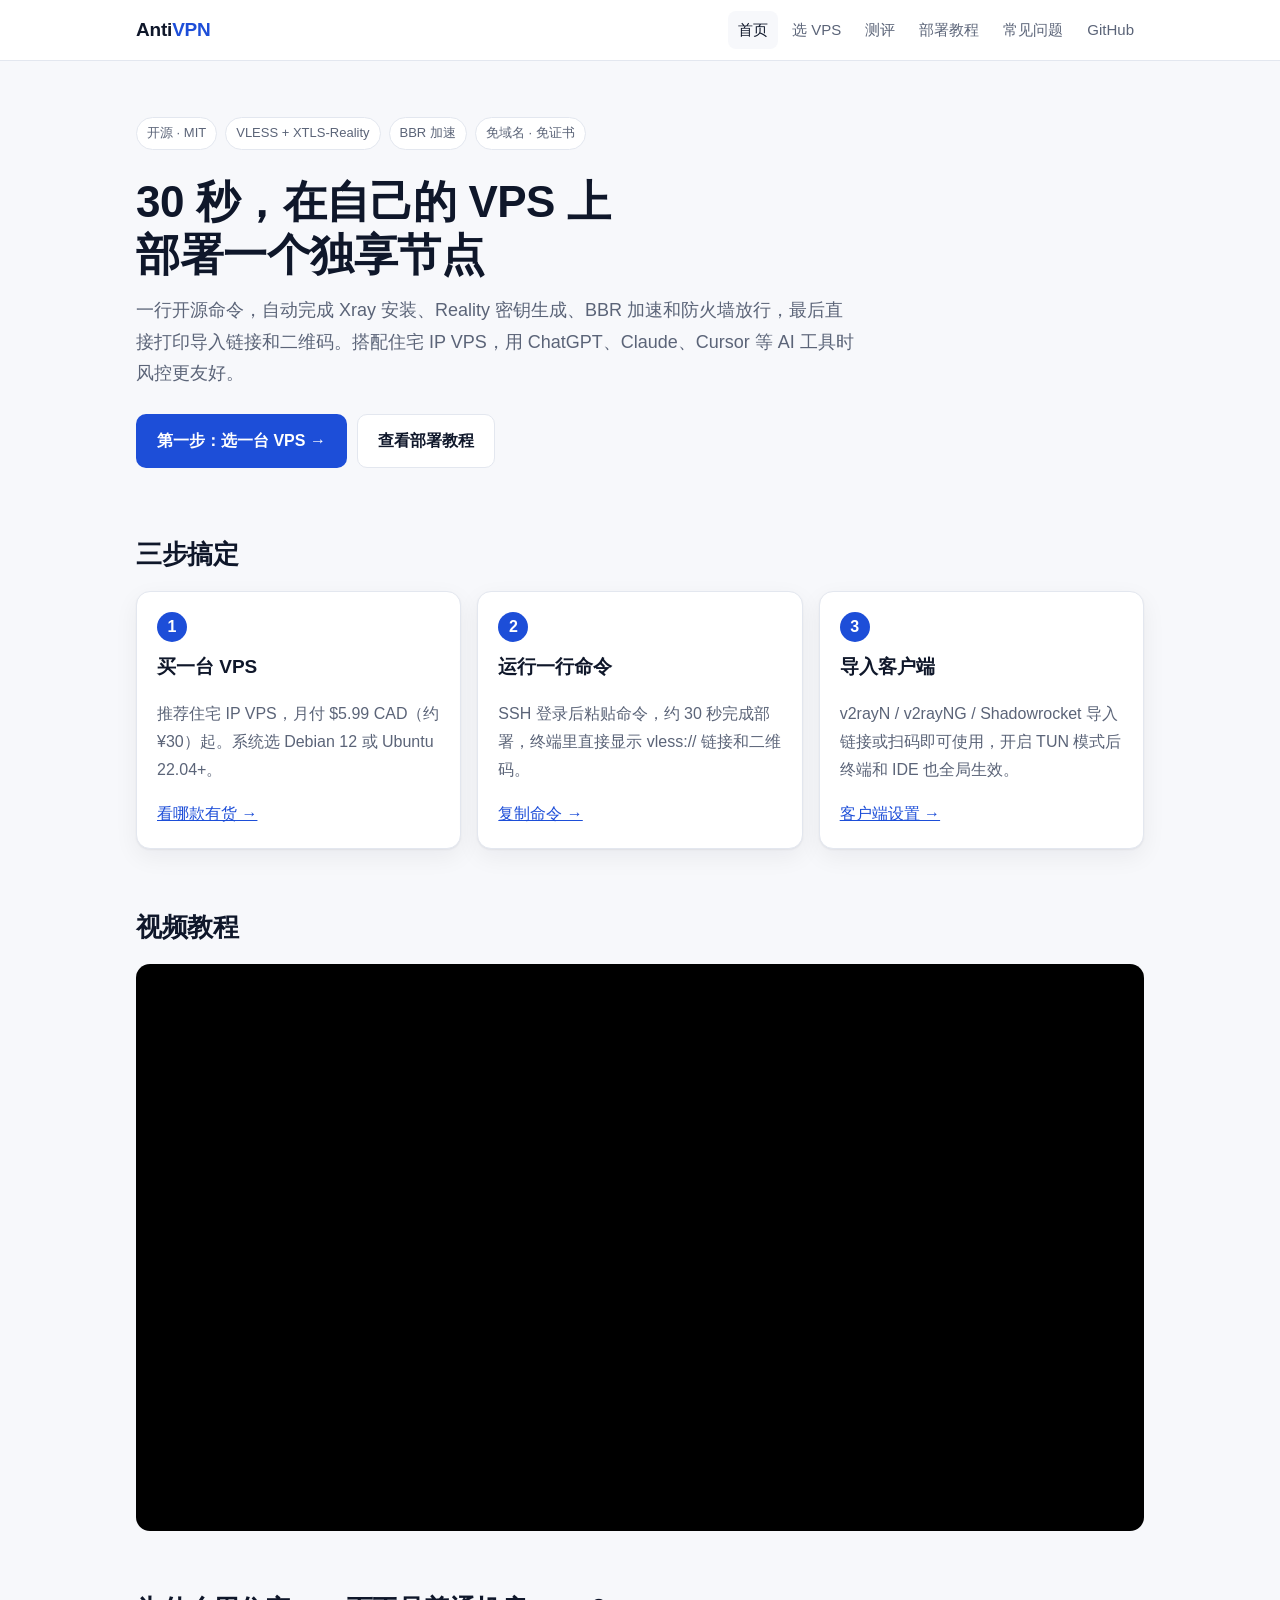
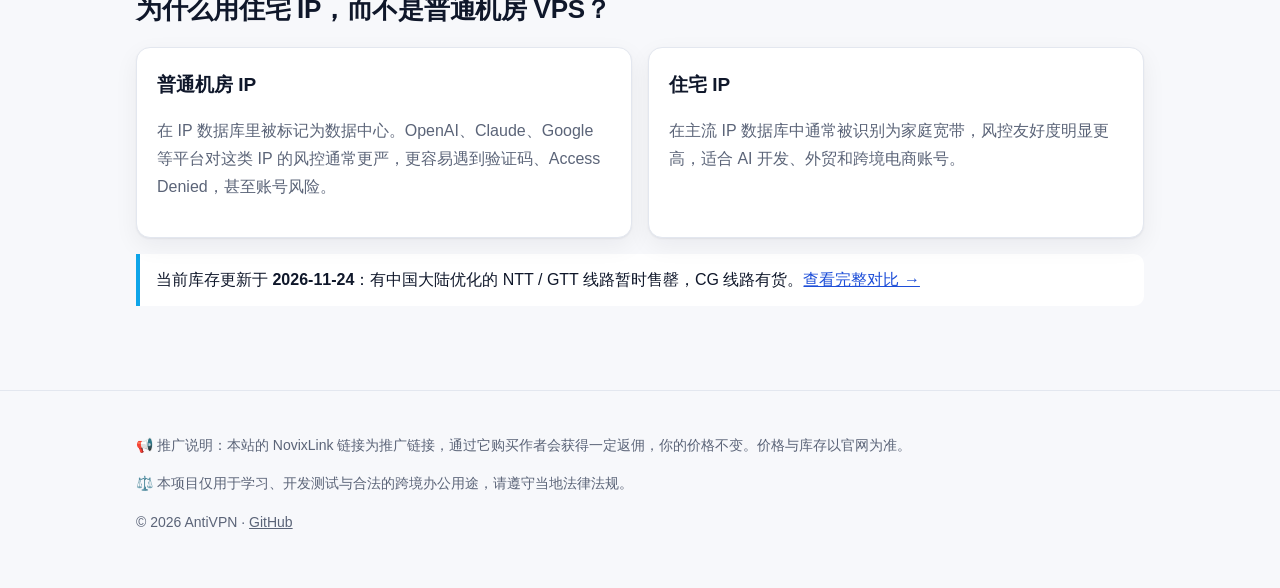
<file: docs/index.html>
<!doctype html>
<html lang="zh-CN">
<head>
<meta charset="utf-8">
<meta name="viewport" content="width=device-width, initial-scale=1">
<title>AntiVPN · 30 秒自建独享节点（住宅 IP + VLESS-Reality）</title>
<meta name="description" content="一行命令在自己的 VPS 上部署独享 VLESS-Reality 节点：免域名、免证书、自动开启 BBR。附住宅 IP VPS 选购指南、实时库存、图文教程与常见问题。">
<link rel="canonical" href="https://lab.gkismet.com/antivpn/">
<meta property="og:title" content="AntiVPN · 30 秒自建独享节点">
<meta property="og:description" content="一行命令部署 VLESS-Reality，免域名免证书。住宅 IP VPS 选购指南与实时库存。">
<meta property="og:type" content="website">
<meta property="og:url" content="https://lab.gkismet.com/antivpn/">
<link rel="stylesheet" href="assets/style.css">
<script type="application/ld+json">
{"@context":"https://schema.org","@type":"WebSite","name":"AntiVPN","url":"https://lab.gkismet.com/antivpn/","inLanguage":"zh-CN"}
</script>
</head>
<body>
<header class="site-header">
  <div class="wrap">
    <a class="logo" href="./">Anti<span>VPN</span></a>
    <nav class="nav">
      <a href="./" aria-current="page">首页</a>
      <a href="plans.html">选 VPS</a>
      <a href="review.html">测评</a>
      <a href="guide.html">部署教程</a>
      <a href="faq.html">常见问题</a>
      <a href="https://github.com/gkismet/antivpn" rel="noopener">GitHub</a>
    </nav>
  </div>
</header>

<main class="wrap">
  <section class="hero">
    <div class="badges">
      <span class="badge">开源 · MIT</span>
      <span class="badge">VLESS + XTLS-Reality</span>
      <span class="badge">BBR 加速</span>
      <span class="badge">免域名 · 免证书</span>
    </div>
    <h1>30 秒，在自己的 VPS 上<br>部署一个独享节点</h1>
    <p class="lead">一行开源命令，自动完成 Xray 安装、Reality 密钥生成、BBR 加速和防火墙放行，最后直接打印导入链接和二维码。搭配住宅 IP VPS，用 ChatGPT、Claude、Cursor 等 AI 工具时风控更友好。</p>
    <div class="btn-row">
      <a class="btn btn-primary" href="plans.html">第一步：选一台 VPS →</a>
      <a class="btn btn-ghost" href="guide.html">查看部署教程</a>
    </div>
  </section>

  <section>
    <h2>三步搞定</h2>
    <div class="grid">
      <div class="card">
        <div class="step-num">1</div>
        <h3>买一台 VPS</h3>
        <p class="muted">推荐住宅 IP VPS，月付 $5.99 CAD（约 ¥30）起。系统选 Debian 12 或 Ubuntu 22.04+。</p>
        <a href="plans.html">看哪款有货 →</a>
      </div>
      <div class="card">
        <div class="step-num">2</div>
        <h3>运行一行命令</h3>
        <p class="muted">SSH 登录后粘贴命令，约 30 秒完成部署，终端里直接显示 vless:// 链接和二维码。</p>
        <a href="guide.html">复制命令 →</a>
      </div>
      <div class="card">
        <div class="step-num">3</div>
        <h3>导入客户端</h3>
        <p class="muted">v2rayN / v2rayNG / Shadowrocket 导入链接或扫码即可使用，开启 TUN 模式后终端和 IDE 也全局生效。</p>
        <a href="guide.html#client">客户端设置 →</a>
      </div>
    </div>
  </section>

  <section>
    <h2>视频教程</h2>
    <div class="video">
      <iframe src="https://www.youtube-nocookie.com/embed/z6ALPZ-yILA" title="自建 VLESS-Reality + BBR 节点视频教程" loading="lazy" allow="accelerometer; encrypted-media; gyroscope; picture-in-picture" allowfullscreen></iframe>
    </div>
  </section>

  <section>
    <h2>为什么用住宅 IP，而不是普通机房 VPS？</h2>
    <div class="grid">
      <div class="card">
        <h3>普通机房 IP</h3>
        <p class="muted">在 IP 数据库里被标记为数据中心。OpenAI、Claude、Google 等平台对这类 IP 的风控通常更严，更容易遇到验证码、Access Denied，甚至账号风险。</p>
      </div>
      <div class="card">
        <h3>住宅 IP</h3>
        <p class="muted">在主流 IP 数据库中通常被识别为家庭宽带，风控友好度明显更高，适合 AI 开发、外贸和跨境电商账号。</p>
      </div>
    </div>
    <p class="note">当前库存更新于 <strong data-stock-updated>2026-11-24</strong>：有中国大陆优化的 NTT / GTT 线路暂时售罄，CG 线路有货。<a href="plans.html">查看完整对比 →</a></p>
  </section>
</main>

<footer class="site-footer">
  <div class="wrap">
    <p class="disclosure">📢 推广说明：本站的 NovixLink 链接为推广链接，通过它购买作者会获得一定返佣，你的价格不变。价格与库存以官网为准。</p>
    <p class="disclosure">⚖️ 本项目仅用于学习、开发测试与合法的跨境办公用途，请遵守当地法律法规。</p>
    <p>© 2026 AntiVPN · <a href="https://github.com/gkismet/antivpn" rel="noopener">GitHub</a></p>
  </div>
</footer>
<script src="assets/site.js"></script>
</body>
</html>
</file>
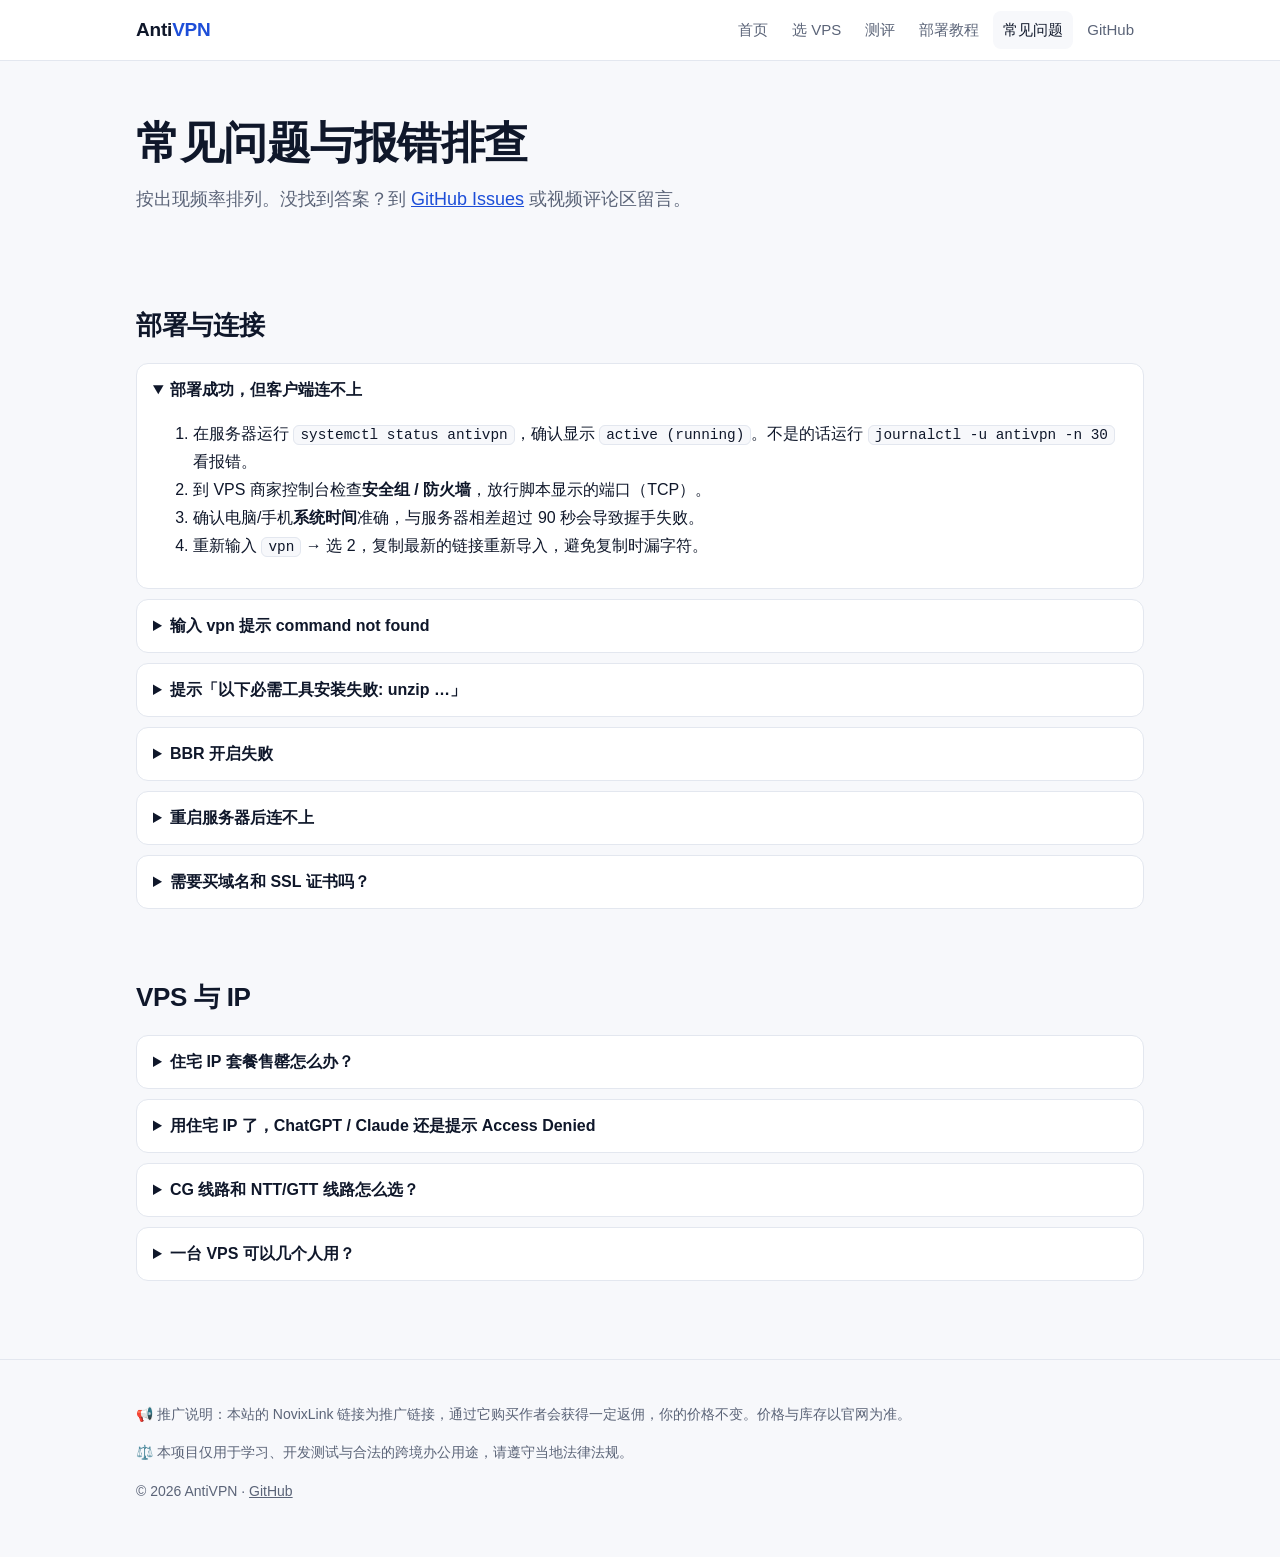
<file: docs/faq.html>
<!doctype html>
<html lang="zh-CN">
<head>
<meta charset="utf-8">
<meta name="viewport" content="width=device-width, initial-scale=1">
<title>常见问题与报错排查 | AntiVPN 自建 VLESS-Reality 节点</title>
<meta name="description" content="AntiVPN 常见问题：连不上怎么办、vpn 命令找不到、BBR 开启失败、ChatGPT 仍提示 Access Denied、住宅 IP 售罄怎么办等，逐条给出排查步骤。">
<link rel="canonical" href="https://lab.gkismet.com/antivpn/faq.html">
<link rel="stylesheet" href="assets/style.css">
<script type="application/ld+json">
{"@context":"https://schema.org","@type":"FAQPage","mainEntity":[
{"@type":"Question","name":"部署成功但客户端连不上怎么办？","acceptedAnswer":{"@type":"Answer","text":"先在服务器运行 systemctl status antivpn 确认服务在运行，再检查云服务商控制台的安全组是否放行了节点端口，最后确认客户端时间与服务器时间相差不超过 90 秒。"}},
{"@type":"Question","name":"住宅 IP 套餐售罄怎么办？","acceptedAnswer":{"@type":"Answer","text":"NTT 和 GTT 线路配置价格相同，哪个有货买哪个；都售罄时可在官网预订补货，或先选有货的 CG 线路（无中国大陆优化）。"}},
{"@type":"Question","name":"需要购买域名和证书吗？","acceptedAnswer":{"@type":"Answer","text":"不需要。Reality 协议借用公开网站的 TLS 握手，无需自己的域名和证书。"}}]}
</script>
</head>
<body>
<header class="site-header">
  <div class="wrap">
    <a class="logo" href="./">Anti<span>VPN</span></a>
    <nav class="nav">
      <a href="./">首页</a>
      <a href="plans.html">选 VPS</a>
      <a href="review.html">测评</a>
      <a href="guide.html">部署教程</a>
      <a href="faq.html" aria-current="page">常见问题</a>
      <a href="https://github.com/gkismet/antivpn" rel="noopener">GitHub</a>
    </nav>
  </div>
</header>

<main class="wrap">
  <section class="hero">
    <h1>常见问题与报错排查</h1>
    <p class="lead">按出现频率排列。没找到答案？到 <a href="https://github.com/gkismet/antivpn/issues" rel="noopener">GitHub Issues</a> 或视频评论区留言。</p>
  </section>

  <section>
    <h2>部署与连接</h2>
    <details open>
      <summary>部署成功，但客户端连不上</summary>
      <ol>
        <li>在服务器运行 <code>systemctl status antivpn</code>，确认显示 <code>active (running)</code>。不是的话运行 <code>journalctl -u antivpn -n 30</code> 看报错。</li>
        <li>到 VPS 商家控制台检查<strong>安全组 / 防火墙</strong>，放行脚本显示的端口（TCP）。</li>
        <li>确认电脑/手机<strong>系统时间</strong>准确，与服务器相差超过 90 秒会导致握手失败。</li>
        <li>重新输入 <code>vpn</code> → 选 2，复制最新的链接重新导入，避免复制时漏字符。</li>
      </ol>
    </details>
    <details>
      <summary>输入 vpn 提示 command not found</summary>
      <p>旧版本脚本有这个问题，已修复。重新运行一次安装命令即可（会生成新的节点链接，记得重新导入）。</p>
    </details>
    <details>
      <summary>提示「以下必需工具安装失败: unzip …」</summary>
      <p>通常是软件源暂时不可用。Debian/Ubuntu 运行 <code>apt-get update &amp;&amp; apt-get install -y unzip jq curl</code>，CentOS 系运行 <code>yum install -y unzip jq curl</code>，然后重新运行脚本。</p>
    </details>
    <details>
      <summary>BBR 开启失败</summary>
      <p>一般是 VPS 使用 OpenVZ / LXC 等容器虚拟化，不允许修改内核参数。不影响节点使用，只是长距离传输少了加速。KVM 架构的 VPS 都可以开启。</p>
    </details>
    <details>
      <summary>重启服务器后连不上</summary>
      <p>新版脚本会在每次服务启动时自动补上防火墙规则。如果你用的是旧版，重新运行一次安装命令即可。</p>
    </details>
    <details>
      <summary>需要买域名和 SSL 证书吗？</summary>
      <p>不需要。Reality 协议借用公开网站的 TLS 握手，不需要自己的域名和证书。</p>
    </details>
  </section>

  <section>
    <h2>VPS 与 IP</h2>
    <details>
      <summary>住宅 IP 套餐售罄怎么办？</summary>
      <p>NTT 和 GTT 两条线路配置、价格相同，哪个有货买哪个；都售罄时可以在官网点「预订补货」，或者先选目前有货的 CG 线路（没有中国大陆线路优化）。实时库存见 <a href="plans.html">选 VPS</a> 页。</p>
    </details>
    <details>
      <summary>用住宅 IP 了，ChatGPT / Claude 还是提示 Access Denied</summary>
      <ol>
        <li>确认客户端真的走了节点：浏览器打开 <code>ip.sb</code>，显示的应是 VPS 的 IP。</li>
        <li>开启 <strong>TUN 模式</strong>，避免部分流量绕过代理。</li>
        <li>清除该网站的 Cookie，或用无痕窗口重试。</li>
        <li>仍然不行的话，可能是该 IP 曾被他人滥用。联系商家说明情况，按其 IP 判断标准和退款政策处理。</li>
      </ol>
    </details>
    <details>
      <summary>CG 线路和 NTT/GTT 线路怎么选？</summary>
      <p>人在中国大陆、看重晚高峰速度，选有回程优化的 NTT/GTT；人在海外、预算优先或流量需求大，选 CG。详细对比见 <a href="plans.html">选 VPS</a>。</p>
    </details>
    <details>
      <summary>一台 VPS 可以几个人用？</summary>
      <p>Lite 套餐日常 1~3 台设备足够。多人共用或经常看高清视频，建议 Basic 以上，并留意每月流量。</p>
    </details>
  </section>
</main>

<footer class="site-footer">
  <div class="wrap">
    <p class="disclosure">📢 推广说明：本站的 NovixLink 链接为推广链接，通过它购买作者会获得一定返佣，你的价格不变。价格与库存以官网为准。</p>
    <p class="disclosure">⚖️ 本项目仅用于学习、开发测试与合法的跨境办公用途，请遵守当地法律法规。</p>
    <p>© 2026 AntiVPN · <a href="https://github.com/gkismet/antivpn" rel="noopener">GitHub</a></p>
  </div>
</footer>
<script src="assets/site.js"></script>
</body>
</html>
</file>
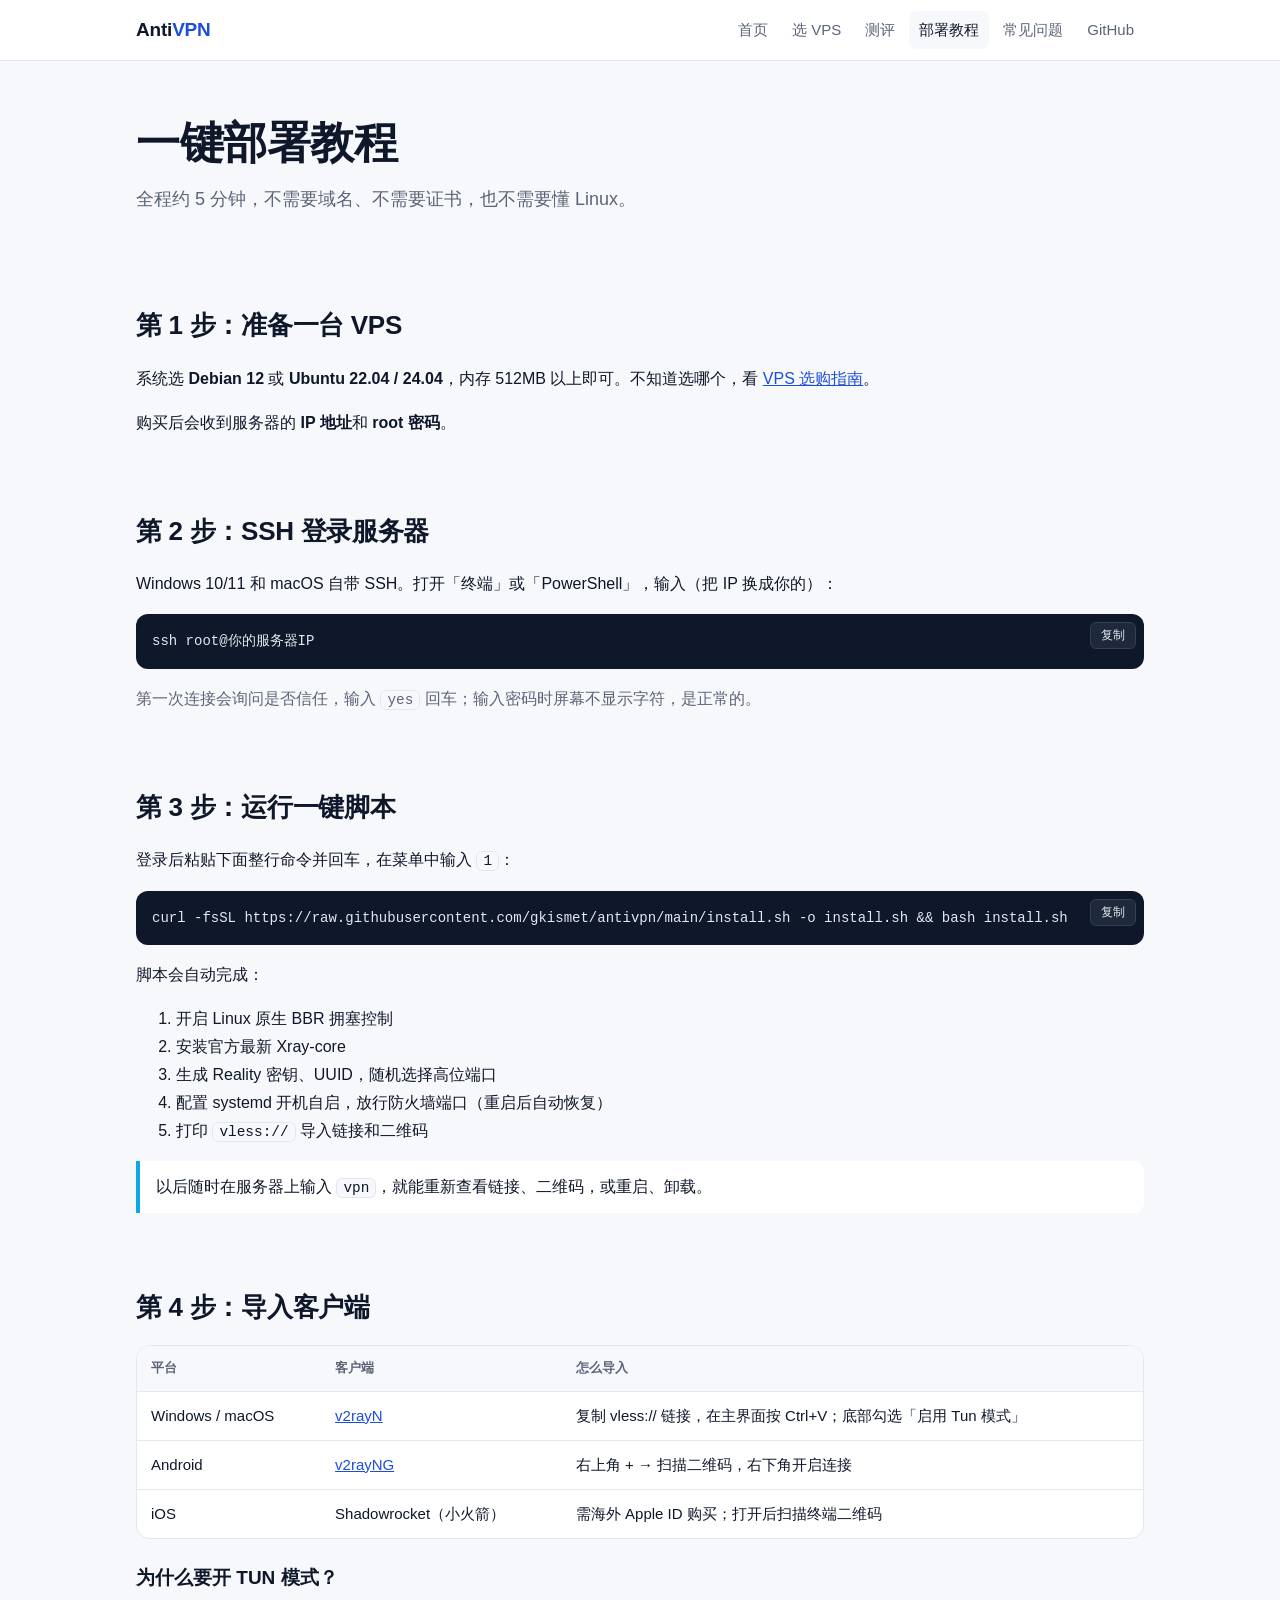
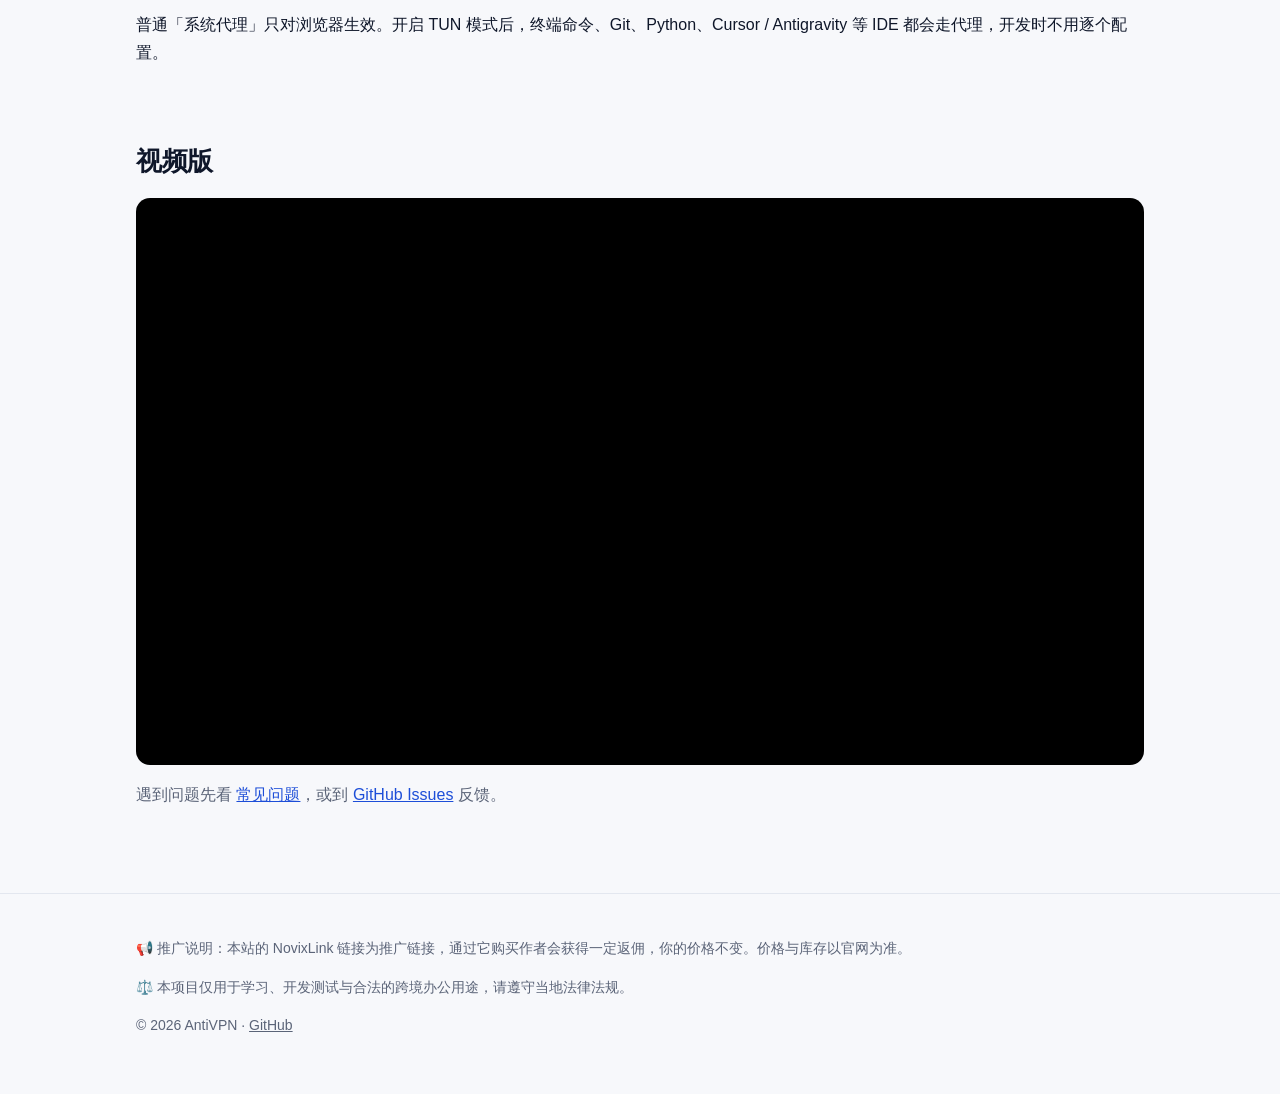
<file: docs/guide.html>
<!doctype html>
<html lang="zh-CN">
<head>
<meta charset="utf-8">
<meta name="viewport" content="width=device-width, initial-scale=1">
<title>VLESS-Reality 一键部署教程（免域名免证书）| AntiVPN</title>
<meta name="description" content="图文教程：SSH 登录 VPS，运行一行命令 30 秒部署 VLESS-Reality + BBR，再用 v2rayN、v2rayNG、Shadowrocket 导入，开启 TUN 模式让终端与 IDE 全局生效。">
<link rel="canonical" href="https://lab.gkismet.com/antivpn/guide.html">
<link rel="stylesheet" href="assets/style.css">
<script type="application/ld+json">
{"@context":"https://schema.org","@type":"HowTo","name":"一键部署 VLESS-Reality 节点","totalTime":"PT5M","step":[
{"@type":"HowToStep","name":"购买 VPS","text":"购买一台 Debian 12 或 Ubuntu 22.04+ 的 VPS。"},
{"@type":"HowToStep","name":"SSH 登录","text":"用 root 账号 SSH 登录 VPS。"},
{"@type":"HowToStep","name":"运行一键脚本","text":"粘贴一行安装命令，等待约 30 秒。"},
{"@type":"HowToStep","name":"导入客户端","text":"复制 vless:// 链接或扫码导入 v2rayN / v2rayNG / Shadowrocket。"}]}
</script>
</head>
<body>
<header class="site-header">
  <div class="wrap">
    <a class="logo" href="./">Anti<span>VPN</span></a>
    <nav class="nav">
      <a href="./">首页</a>
      <a href="plans.html">选 VPS</a>
      <a href="review.html">测评</a>
      <a href="guide.html" aria-current="page">部署教程</a>
      <a href="faq.html">常见问题</a>
      <a href="https://github.com/gkismet/antivpn" rel="noopener">GitHub</a>
    </nav>
  </div>
</header>

<main class="wrap">
  <section class="hero">
    <h1>一键部署教程</h1>
    <p class="lead">全程约 5 分钟，不需要域名、不需要证书，也不需要懂 Linux。</p>
  </section>

  <section>
    <h2>第 1 步：准备一台 VPS</h2>
    <p>系统选 <strong>Debian 12</strong> 或 <strong>Ubuntu 22.04 / 24.04</strong>，内存 512MB 以上即可。不知道选哪个，看 <a href="plans.html">VPS 选购指南</a>。</p>
    <p>购买后会收到服务器的 <strong>IP 地址</strong>和 <strong>root 密码</strong>。</p>
  </section>

  <section>
    <h2>第 2 步：SSH 登录服务器</h2>
    <p>Windows 10/11 和 macOS 自带 SSH。打开「终端」或「PowerShell」，输入（把 IP 换成你的）：</p>
    <pre><code>ssh root@你的服务器IP</code></pre>
    <p class="muted">第一次连接会询问是否信任，输入 <code>yes</code> 回车；输入密码时屏幕不显示字符，是正常的。</p>
  </section>

  <section>
    <h2>第 3 步：运行一键脚本</h2>
    <p>登录后粘贴下面整行命令并回车，在菜单中输入 <code>1</code>：</p>
    <pre><code>curl -fsSL https://raw.githubusercontent.com/gkismet/antivpn/main/install.sh -o install.sh &amp;&amp; bash install.sh</code></pre>
    <p>脚本会自动完成：</p>
    <ol>
      <li>开启 Linux 原生 BBR 拥塞控制</li>
      <li>安装官方最新 Xray-core</li>
      <li>生成 Reality 密钥、UUID，随机选择高位端口</li>
      <li>配置 systemd 开机自启，放行防火墙端口（重启后自动恢复）</li>
      <li>打印 <code>vless://</code> 导入链接和二维码</li>
    </ol>
    <p class="note">以后随时在服务器上输入 <code>vpn</code>，就能重新查看链接、二维码，或重启、卸载。</p>
  </section>

  <section id="client">
    <h2>第 4 步：导入客户端</h2>
    <div class="table-wrap">
      <table>
        <thead><tr><th>平台</th><th>客户端</th><th>怎么导入</th></tr></thead>
        <tbody>
          <tr><td>Windows / macOS</td><td><a href="https://github.com/2dust/v2rayN/releases" rel="noopener">v2rayN</a></td><td>复制 vless:// 链接，在主界面按 Ctrl+V；底部勾选「启用 Tun 模式」</td></tr>
          <tr><td>Android</td><td><a href="https://github.com/2dust/v2rayNG/releases" rel="noopener">v2rayNG</a></td><td>右上角 + → 扫描二维码，右下角开启连接</td></tr>
          <tr><td>iOS</td><td>Shadowrocket（小火箭）</td><td>需海外 Apple ID 购买；打开后扫描终端二维码</td></tr>
        </tbody>
      </table>
    </div>
    <h3>为什么要开 TUN 模式？</h3>
    <p>普通「系统代理」只对浏览器生效。开启 TUN 模式后，终端命令、Git、Python、Cursor / Antigravity 等 IDE 都会走代理，开发时不用逐个配置。</p>
  </section>

  <section>
    <h2>视频版</h2>
    <div class="video">
      <iframe src="https://www.youtube-nocookie.com/embed/yVSFCVTAA4Y" title="保姆级自建节点视频教程" loading="lazy" allow="accelerometer; encrypted-media; gyroscope; picture-in-picture" allowfullscreen></iframe>
    </div>
    <p class="muted">遇到问题先看 <a href="faq.html">常见问题</a>，或到 <a href="https://github.com/gkismet/antivpn/issues" rel="noopener">GitHub Issues</a> 反馈。</p>
  </section>
</main>

<footer class="site-footer">
  <div class="wrap">
    <p class="disclosure">📢 推广说明：本站的 NovixLink 链接为推广链接，通过它购买作者会获得一定返佣，你的价格不变。价格与库存以官网为准。</p>
    <p class="disclosure">⚖️ 本项目仅用于学习、开发测试与合法的跨境办公用途，请遵守当地法律法规。</p>
    <p>© 2026 AntiVPN · <a href="https://github.com/gkismet/antivpn" rel="noopener">GitHub</a></p>
  </div>
</footer>
<script src="assets/site.js"></script>
</body>
</html>
</file>
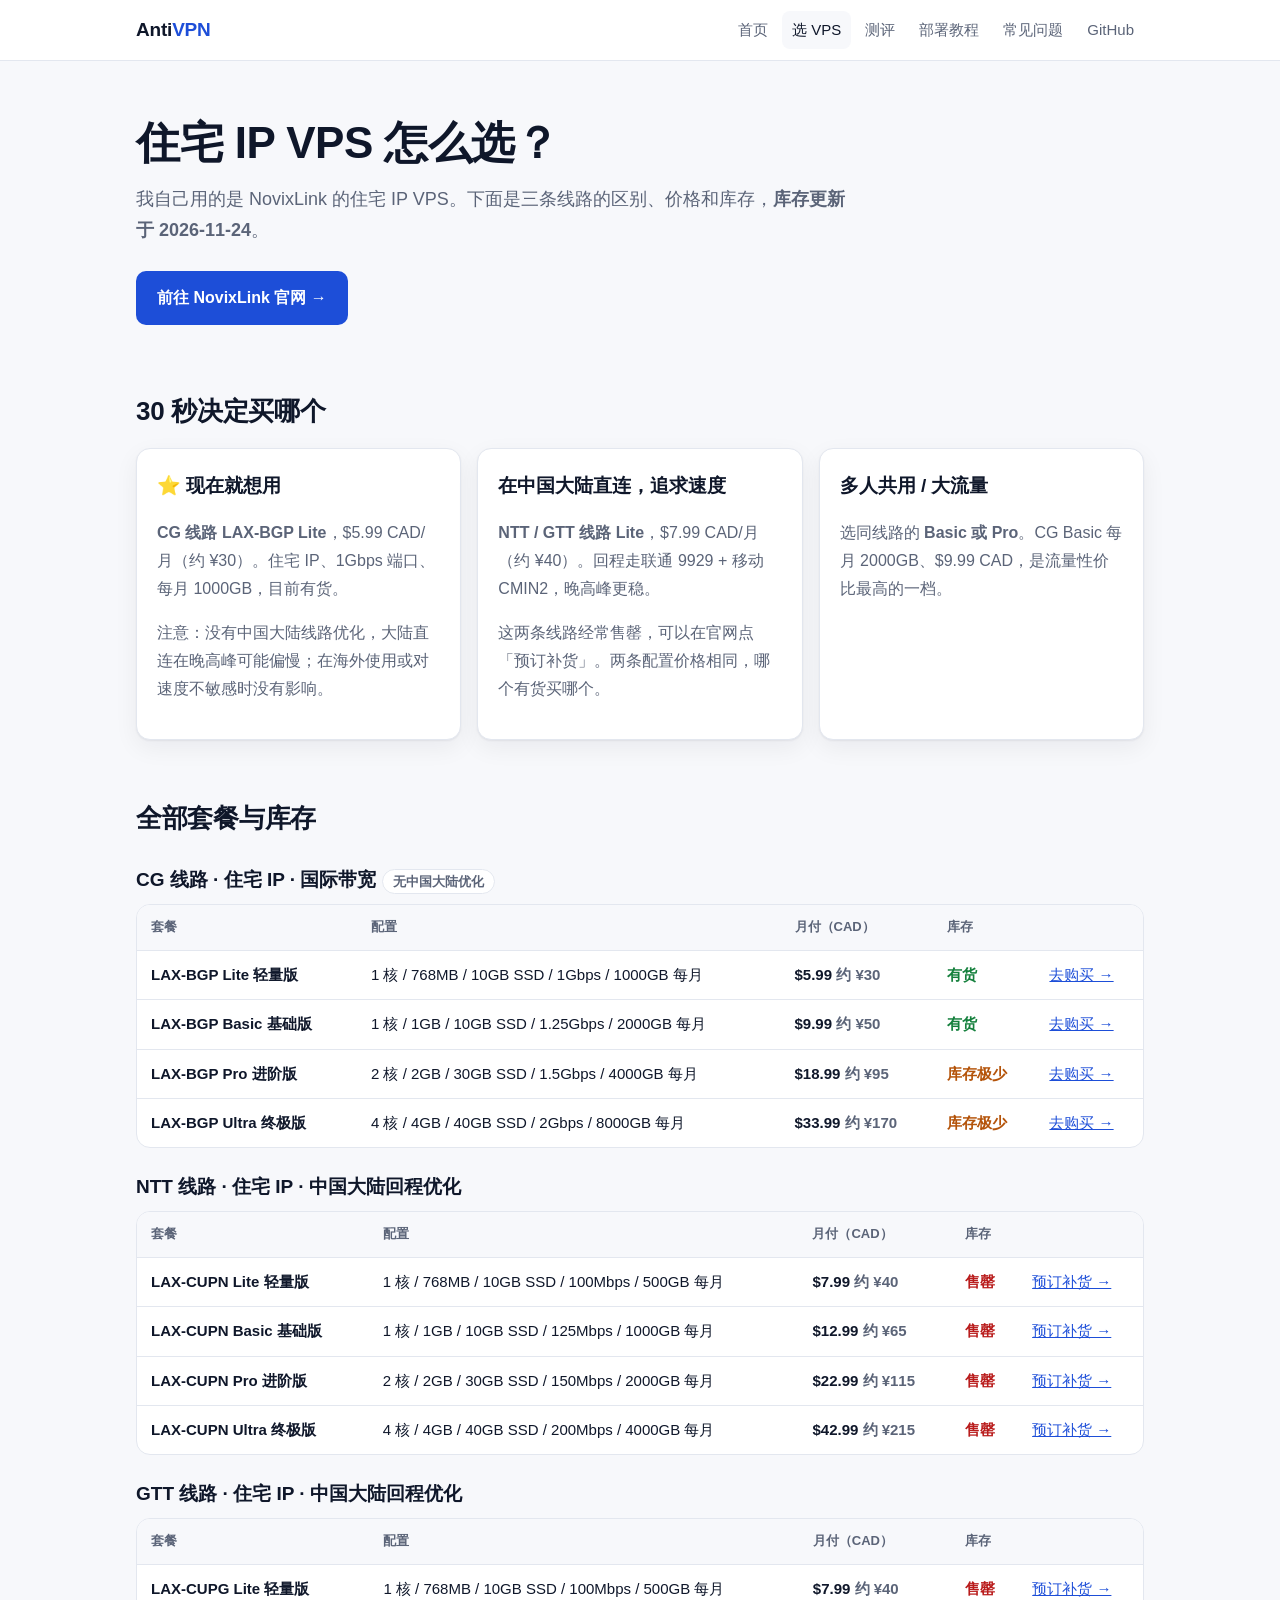
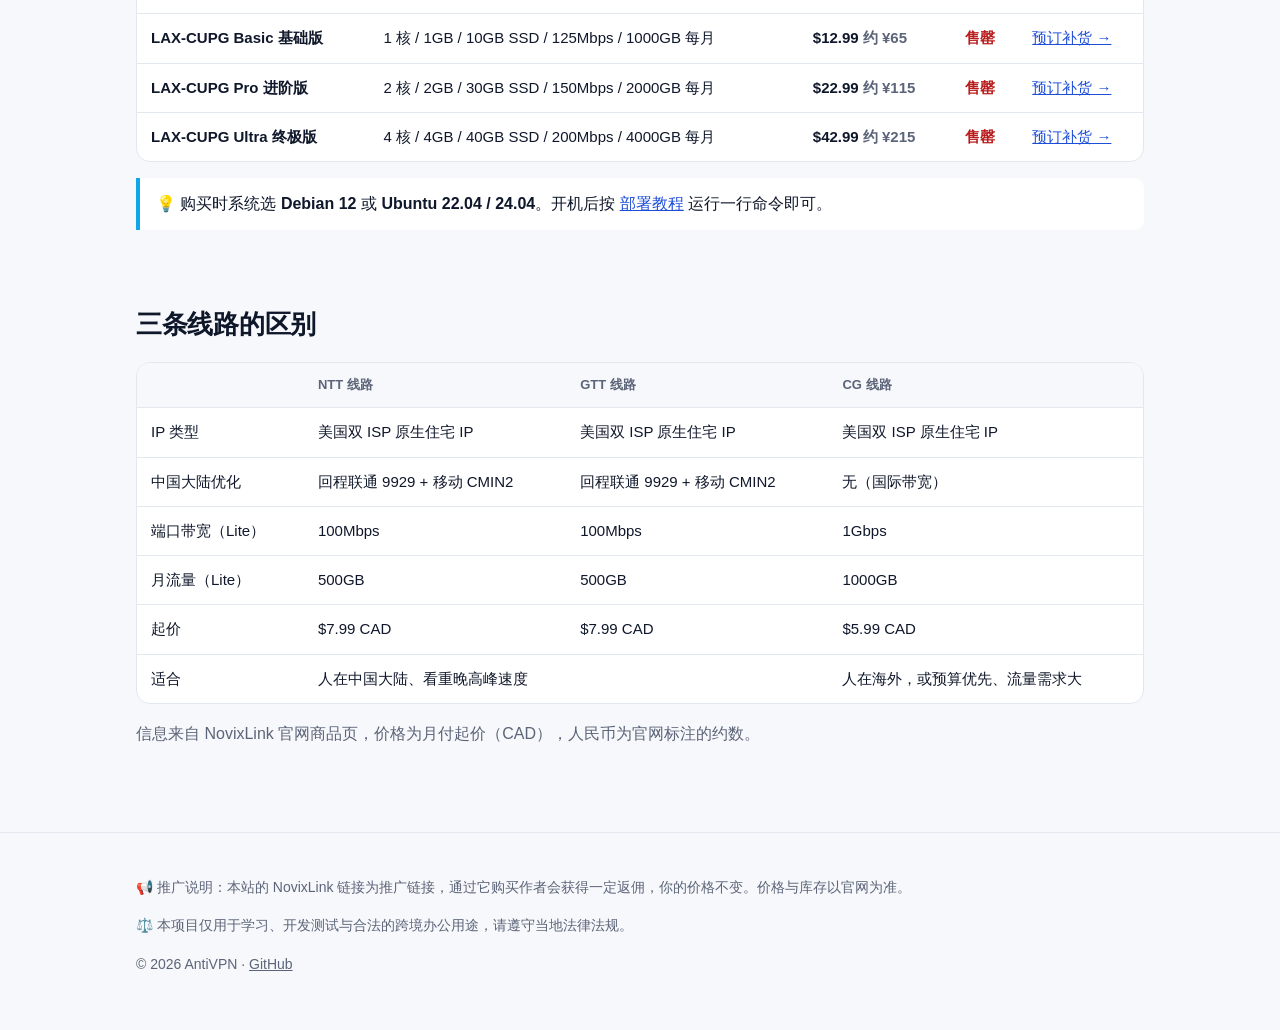
<file: docs/plans.html>
<!doctype html>
<html lang="zh-CN">
<head>
<meta charset="utf-8">
<meta name="viewport" content="width=device-width, initial-scale=1">
<title>住宅 IP VPS 怎么选？NovixLink NTT / GTT / CG 线路对比与实时库存</title>
<meta name="description" content="NovixLink 住宅 IP VPS 三条线路对比：NTT、GTT（中国大陆回程优化）与 CG（国际带宽）。配置、价格、库存状态一览，附选购建议。">
<link rel="canonical" href="https://lab.gkismet.com/antivpn/plans.html">
<link rel="stylesheet" href="assets/style.css">
</head>
<body>
<header class="site-header">
  <div class="wrap">
    <a class="logo" href="./">Anti<span>VPN</span></a>
    <nav class="nav">
      <a href="./">首页</a>
      <a href="plans.html" aria-current="page">选 VPS</a>
      <a href="review.html">测评</a>
      <a href="guide.html">部署教程</a>
      <a href="faq.html">常见问题</a>
      <a href="https://github.com/gkismet/antivpn" rel="noopener">GitHub</a>
    </nav>
  </div>
</header>

<main class="wrap">
  <section class="hero">
    <h1>住宅 IP VPS 怎么选？</h1>
    <p class="lead">我自己用的是 NovixLink 的住宅 IP VPS。下面是三条线路的区别、价格和库存，<strong>库存更新于 <span data-stock-updated>2026-11-24</span></strong>。</p>
    <div class="btn-row">
      <a class="btn btn-primary" href="https://novixlink.com/aff.php?aff=580" rel="sponsored noopener" target="_blank">前往 NovixLink 官网 →</a>
    </div>
  </section>

  <section>
    <h2>30 秒决定买哪个</h2>
    <div class="grid">
      <div class="card">
        <h3>⭐ 现在就想用</h3>
        <p class="muted"><strong>CG 线路 LAX-BGP Lite</strong>，$5.99 CAD/月（约 ¥30）。住宅 IP、1Gbps 端口、每月 1000GB，目前有货。</p>
        <p class="muted">注意：没有中国大陆线路优化，大陆直连在晚高峰可能偏慢；在海外使用或对速度不敏感时没有影响。</p>
      </div>
      <div class="card">
        <h3>在中国大陆直连，追求速度</h3>
        <p class="muted"><strong>NTT / GTT 线路 Lite</strong>，$7.99 CAD/月（约 ¥40）。回程走联通 9929 + 移动 CMIN2，晚高峰更稳。</p>
        <p class="muted">这两条线路经常售罄，可以在官网点「预订补货」。两条配置价格相同，哪个有货买哪个。</p>
      </div>
      <div class="card">
        <h3>多人共用 / 大流量</h3>
        <p class="muted">选同线路的 <strong>Basic 或 Pro</strong>。CG Basic 每月 2000GB、$9.99 CAD，是流量性价比最高的一档。</p>
      </div>
    </div>
  </section>

  <section>
    <h2>全部套餐与库存</h2>
    <div data-stock="cg,ntt,gtt">
      <p class="muted">正在加载库存…</p>
    </div>
    <p class="note">💡 购买时系统选 <strong>Debian 12</strong> 或 <strong>Ubuntu 22.04 / 24.04</strong>。开机后按 <a href="guide.html">部署教程</a> 运行一行命令即可。</p>
  </section>

  <section>
    <h2>三条线路的区别</h2>
    <div class="table-wrap">
      <table>
        <thead><tr><th></th><th>NTT 线路</th><th>GTT 线路</th><th>CG 线路</th></tr></thead>
        <tbody>
          <tr><td>IP 类型</td><td>美国双 ISP 原生住宅 IP</td><td>美国双 ISP 原生住宅 IP</td><td>美国双 ISP 原生住宅 IP</td></tr>
          <tr><td>中国大陆优化</td><td>回程联通 9929 + 移动 CMIN2</td><td>回程联通 9929 + 移动 CMIN2</td><td>无（国际带宽）</td></tr>
          <tr><td>端口带宽（Lite）</td><td>100Mbps</td><td>100Mbps</td><td>1Gbps</td></tr>
          <tr><td>月流量（Lite）</td><td>500GB</td><td>500GB</td><td>1000GB</td></tr>
          <tr><td>起价</td><td>$7.99 CAD</td><td>$7.99 CAD</td><td>$5.99 CAD</td></tr>
          <tr><td>适合</td><td colspan="2">人在中国大陆、看重晚高峰速度</td><td>人在海外，或预算优先、流量需求大</td></tr>
        </tbody>
      </table>
    </div>
    <p class="muted">信息来自 NovixLink 官网商品页，价格为月付起价（CAD），人民币为官网标注的约数。</p>
  </section>
</main>

<footer class="site-footer">
  <div class="wrap">
    <p class="disclosure">📢 推广说明：本站的 NovixLink 链接为推广链接，通过它购买作者会获得一定返佣，你的价格不变。价格与库存以官网为准。</p>
    <p class="disclosure">⚖️ 本项目仅用于学习、开发测试与合法的跨境办公用途，请遵守当地法律法规。</p>
    <p>© 2026 AntiVPN · <a href="https://github.com/gkismet/antivpn" rel="noopener">GitHub</a></p>
  </div>
</footer>
<script src="assets/site.js"></script>
</body>
</html>
</file>
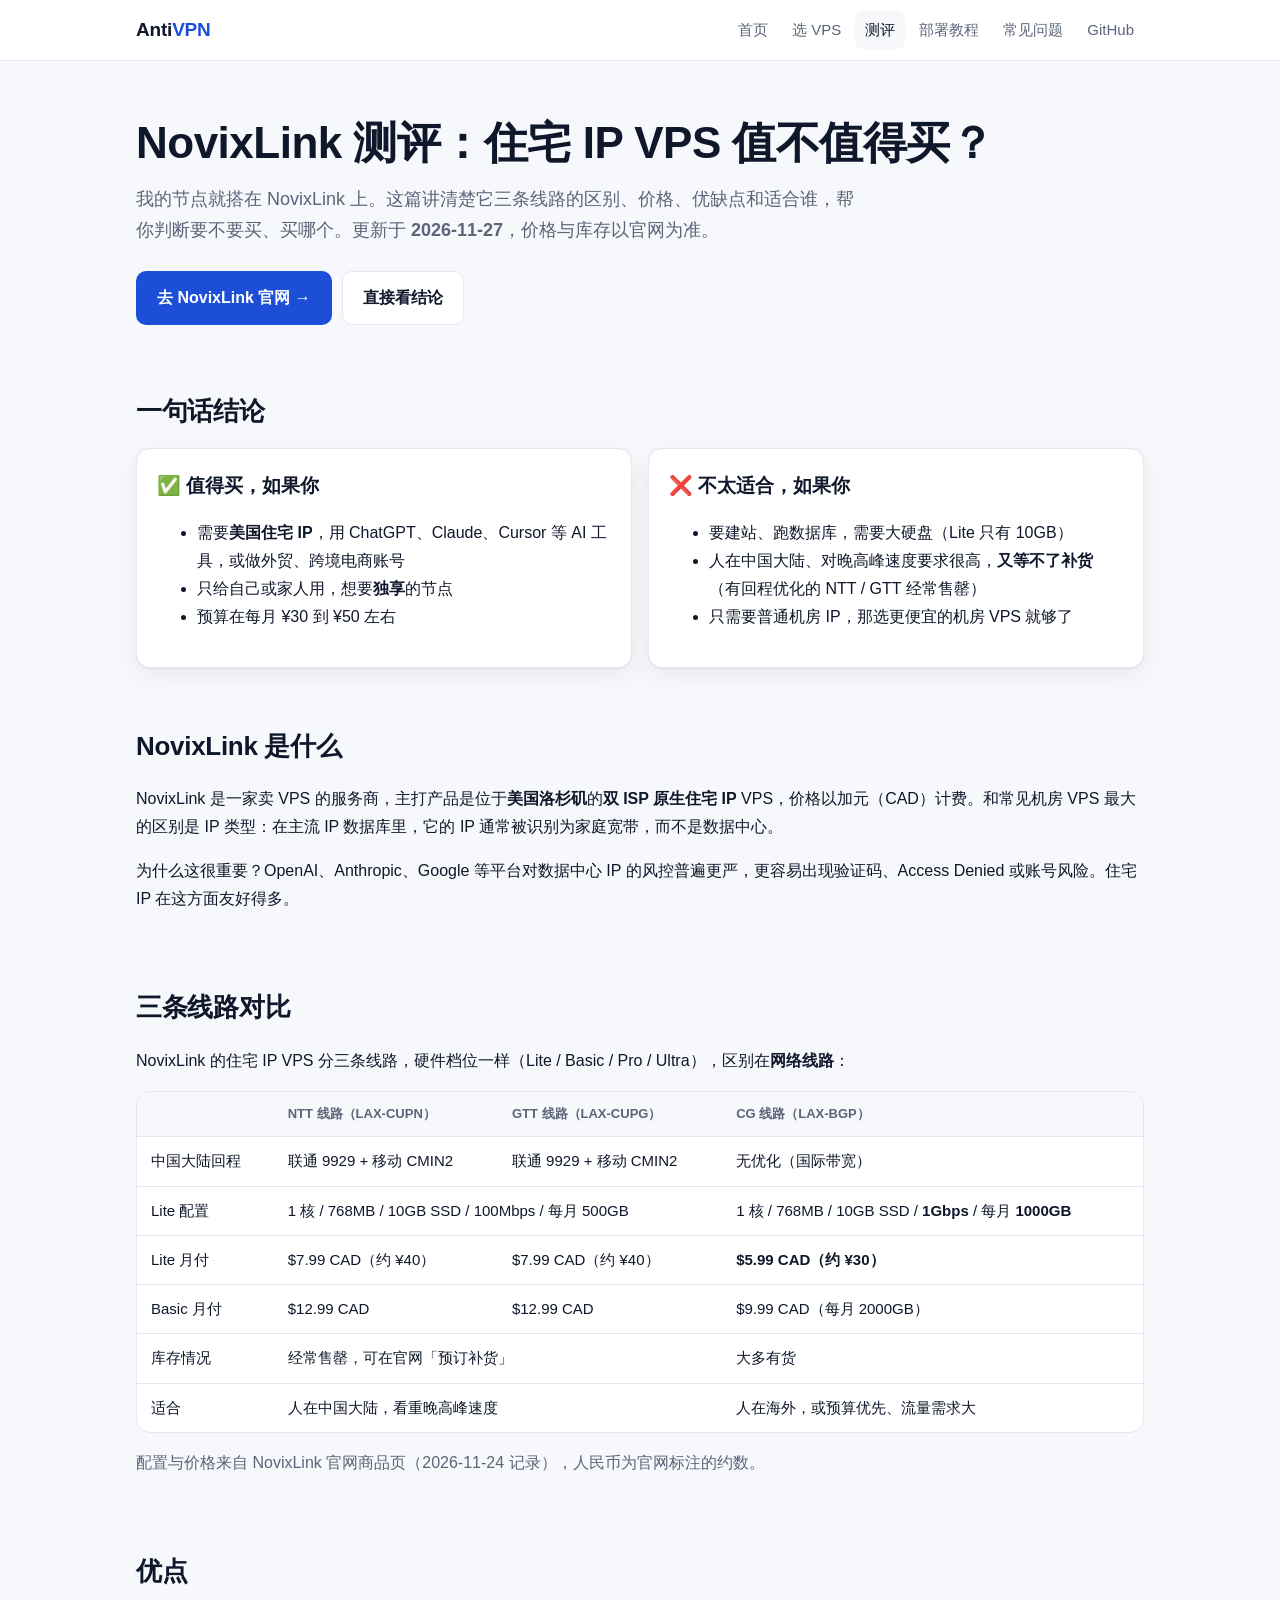
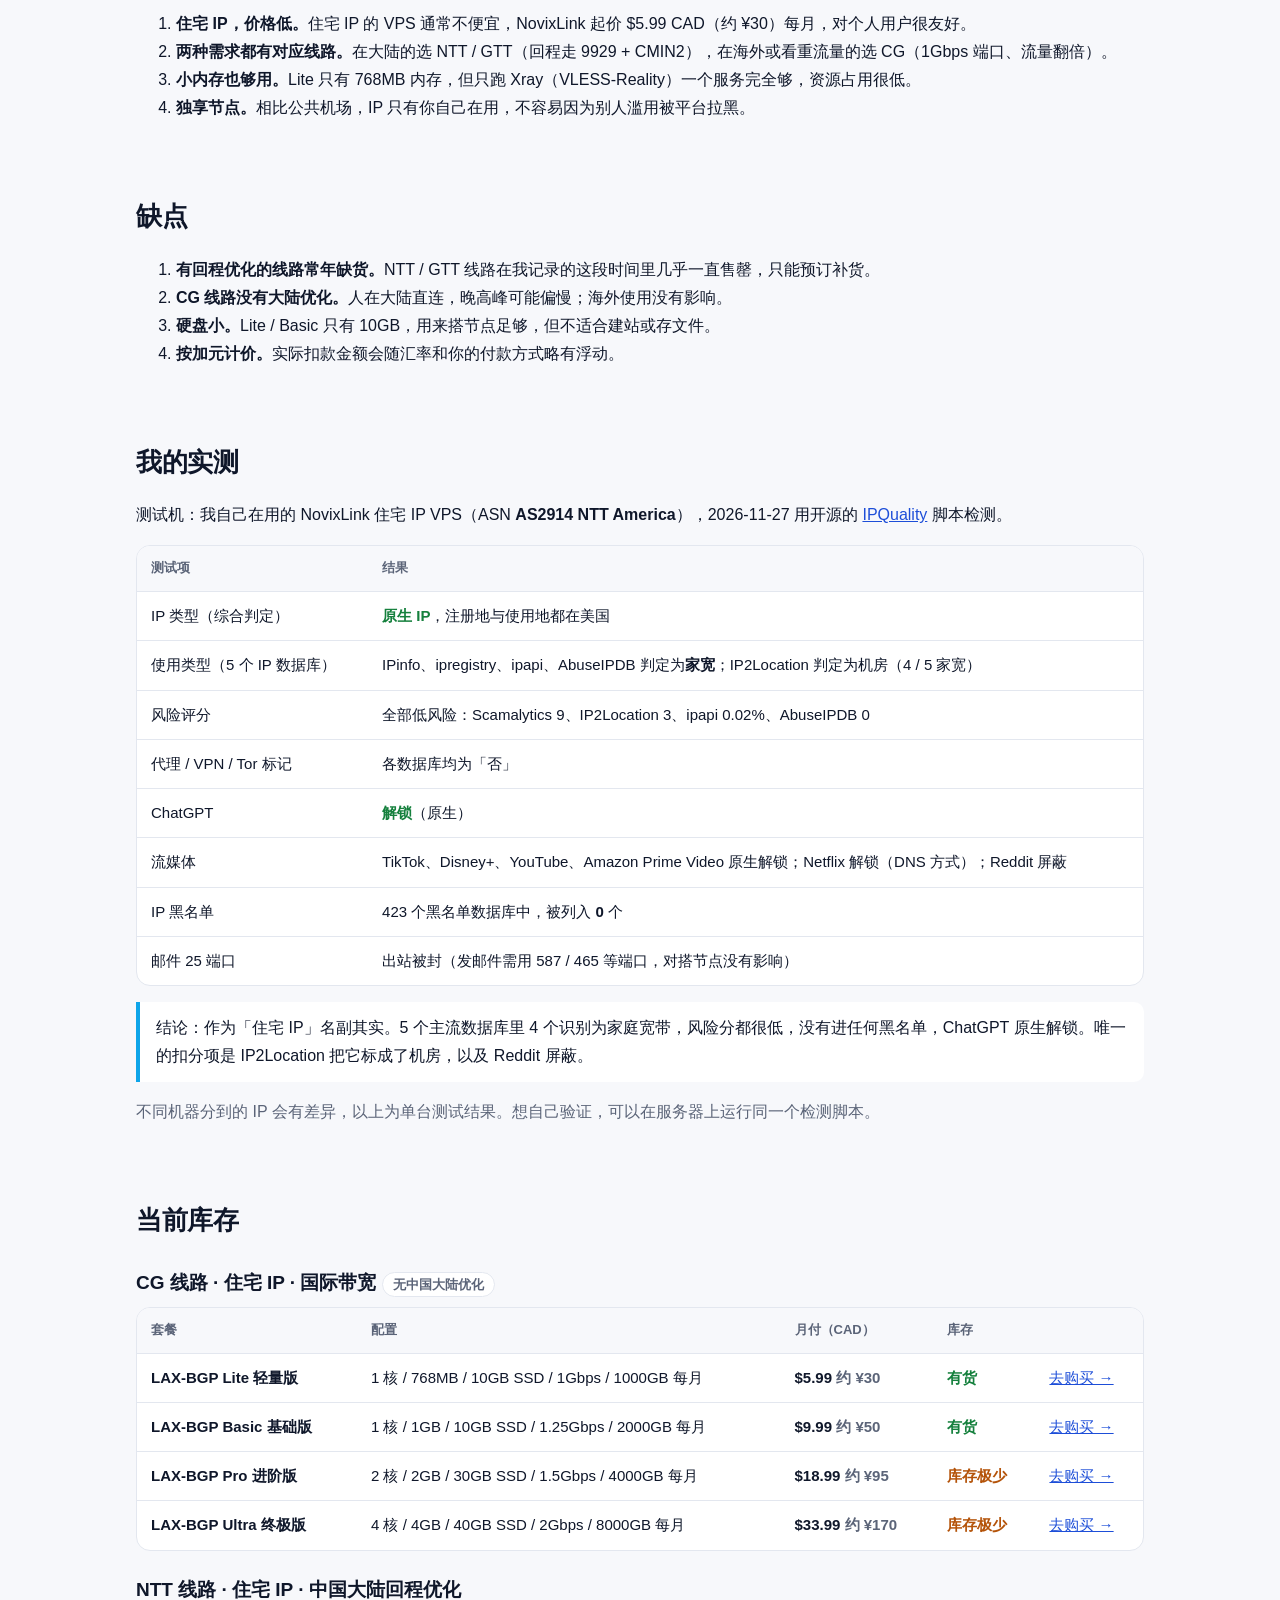
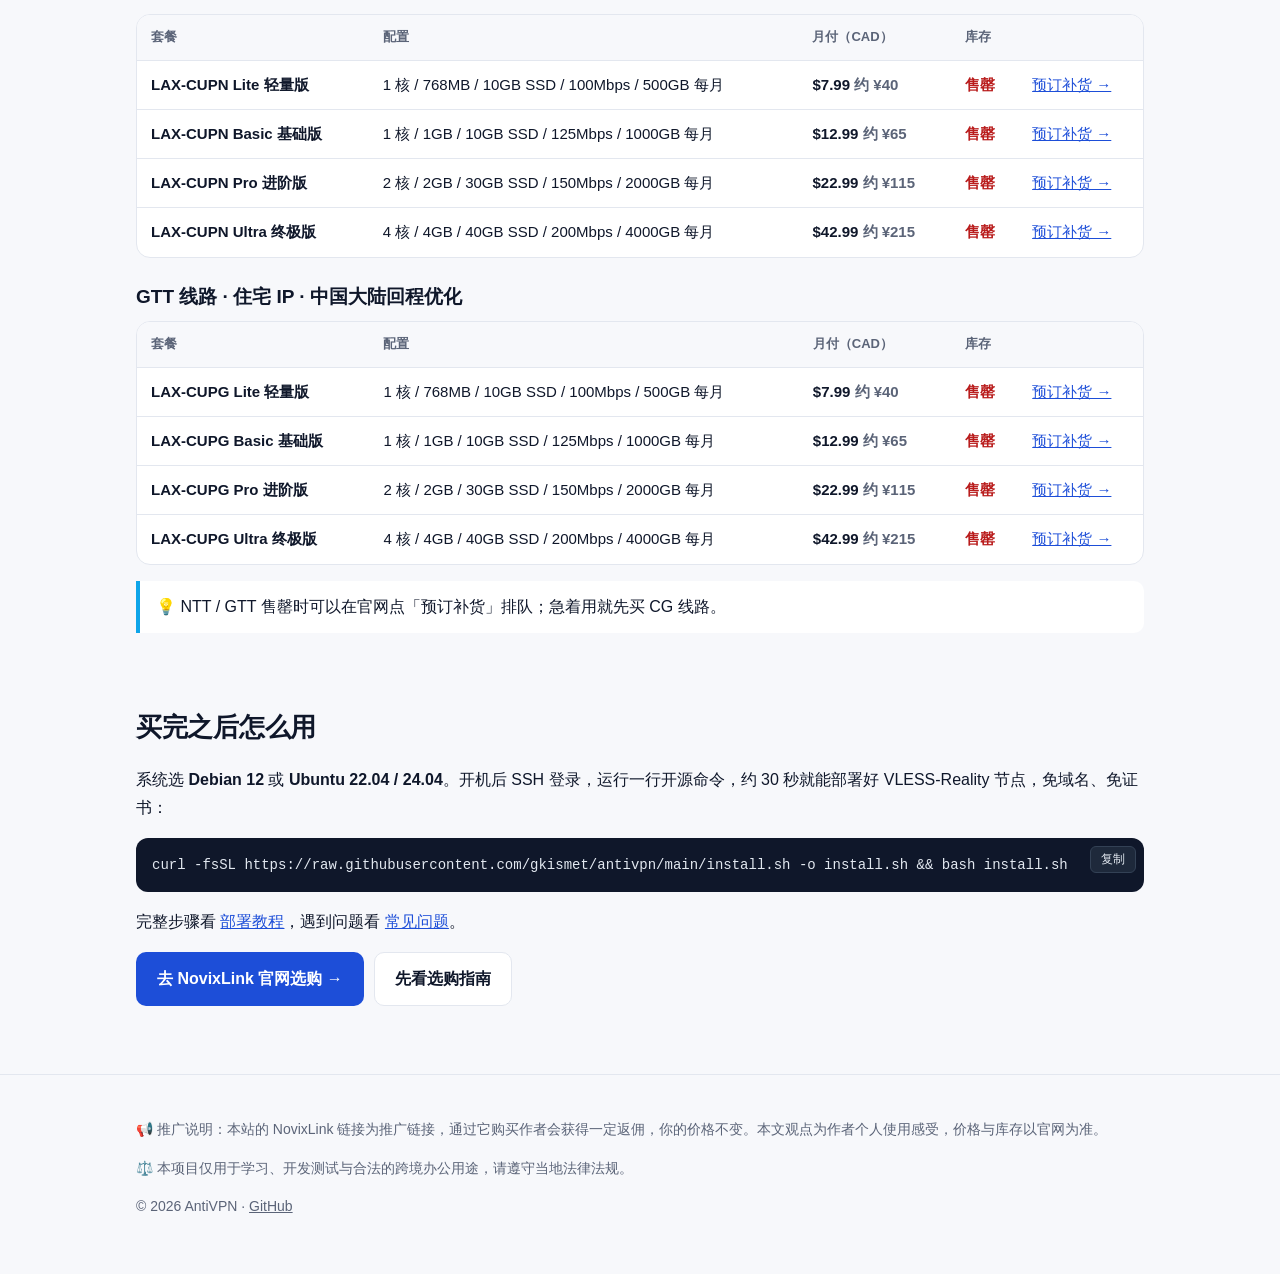
<file: docs/review.html>
<!doctype html>
<html lang="zh-CN">
<head>
<meta charset="utf-8">
<meta name="viewport" content="width=device-width, initial-scale=1">
<title>NovixLink 测评：住宅 IP VPS 值不值得买？NTT / GTT / CG 三条线路怎么选（2026）</title>
<meta name="description" content="NovixLink 住宅 IP VPS 测评：三条线路（NTT、GTT、CG）的配置、价格、中国大陆回程、库存情况，优缺点和适合人群，附实测方法与购买建议。">
<link rel="canonical" href="https://lab.gkismet.com/antivpn/review.html">
<meta property="og:title" content="NovixLink 测评：住宅 IP VPS 值不值得买？">
<meta property="og:description" content="三条线路的配置、价格、回程、库存与优缺点，附购买建议。">
<meta property="og:type" content="article">
<meta property="og:url" content="https://lab.gkismet.com/antivpn/review.html">
<link rel="stylesheet" href="assets/style.css">
<script type="application/ld+json">
{"@context":"https://schema.org","@type":"Article","headline":"NovixLink 测评：住宅 IP VPS 值不值得买？","inLanguage":"zh-CN","datePublished":"2026-11-27","dateModified":"2026-11-27","author":{"@type":"Organization","name":"AntiVPN"},"mainEntityOfPage":"https://lab.gkismet.com/antivpn/review.html"}
</script>
</head>
<body>
<header class="site-header">
  <div class="wrap">
    <a class="logo" href="./">Anti<span>VPN</span></a>
    <nav class="nav">
      <a href="./">首页</a>
      <a href="plans.html">选 VPS</a>
      <a href="review.html" aria-current="page">测评</a>
      <a href="guide.html">部署教程</a>
      <a href="faq.html">常见问题</a>
      <a href="https://github.com/gkismet/antivpn" rel="noopener">GitHub</a>
    </nav>
  </div>
</header>

<main class="wrap">
  <section class="hero">
    <h1>NovixLink 测评：住宅 IP VPS 值不值得买？</h1>
    <p class="lead">我的节点就搭在 NovixLink 上。这篇讲清楚它三条线路的区别、价格、优缺点和适合谁，帮你判断要不要买、买哪个。更新于 <strong>2026-11-27</strong>，价格与库存以官网为准。</p>
    <div class="btn-row">
      <a class="btn btn-primary" href="https://novixlink.com/aff.php?aff=580" rel="sponsored noopener" target="_blank">去 NovixLink 官网 →</a>
      <a class="btn btn-ghost" href="#verdict">直接看结论</a>
    </div>
  </section>

  <section id="verdict">
    <h2>一句话结论</h2>
    <div class="grid">
      <div class="card">
        <h3>✅ 值得买，如果你</h3>
        <ul>
          <li>需要<strong>美国住宅 IP</strong>，用 ChatGPT、Claude、Cursor 等 AI 工具，或做外贸、跨境电商账号</li>
          <li>只给自己或家人用，想要<strong>独享</strong>的节点</li>
          <li>预算在每月 ¥30 到 ¥50 左右</li>
        </ul>
      </div>
      <div class="card">
        <h3>❌ 不太适合，如果你</h3>
        <ul>
          <li>要建站、跑数据库，需要大硬盘（Lite 只有 10GB）</li>
          <li>人在中国大陆、对晚高峰速度要求很高，<strong>又等不了补货</strong>（有回程优化的 NTT / GTT 经常售罄）</li>
          <li>只需要普通机房 IP，那选更便宜的机房 VPS 就够了</li>
        </ul>
      </div>
    </div>
  </section>

  <section>
    <h2>NovixLink 是什么</h2>
    <p>NovixLink 是一家卖 VPS 的服务商，主打产品是位于<strong>美国洛杉矶</strong>的<strong>双 ISP 原生住宅 IP</strong> VPS，价格以加元（CAD）计费。和常见机房 VPS 最大的区别是 IP 类型：在主流 IP 数据库里，它的 IP 通常被识别为家庭宽带，而不是数据中心。</p>
    <p>为什么这很重要？OpenAI、Anthropic、Google 等平台对数据中心 IP 的风控普遍更严，更容易出现验证码、Access Denied 或账号风险。住宅 IP 在这方面友好得多。</p>
  </section>

  <section>
    <h2>三条线路对比</h2>
    <p>NovixLink 的住宅 IP VPS 分三条线路，硬件档位一样（Lite / Basic / Pro / Ultra），区别在<strong>网络线路</strong>：</p>
    <div class="table-wrap">
      <table>
        <thead><tr><th></th><th>NTT 线路（LAX-CUPN）</th><th>GTT 线路（LAX-CUPG）</th><th>CG 线路（LAX-BGP）</th></tr></thead>
        <tbody>
          <tr><td>中国大陆回程</td><td>联通 9929 + 移动 CMIN2</td><td>联通 9929 + 移动 CMIN2</td><td>无优化（国际带宽）</td></tr>
          <tr><td>Lite 配置</td><td colspan="2">1 核 / 768MB / 10GB SSD / 100Mbps / 每月 500GB</td><td>1 核 / 768MB / 10GB SSD / <strong>1Gbps</strong> / 每月 <strong>1000GB</strong></td></tr>
          <tr><td>Lite 月付</td><td>$7.99 CAD（约 ¥40）</td><td>$7.99 CAD（约 ¥40）</td><td><strong>$5.99 CAD（约 ¥30）</strong></td></tr>
          <tr><td>Basic 月付</td><td>$12.99 CAD</td><td>$12.99 CAD</td><td>$9.99 CAD（每月 2000GB）</td></tr>
          <tr><td>库存情况</td><td colspan="2">经常售罄，可在官网「预订补货」</td><td>大多有货</td></tr>
          <tr><td>适合</td><td colspan="2">人在中国大陆，看重晚高峰速度</td><td>人在海外，或预算优先、流量需求大</td></tr>
        </tbody>
      </table>
    </div>
    <p class="muted">配置与价格来自 NovixLink 官网商品页（2026-11-24 记录），人民币为官网标注的约数。</p>
  </section>

  <section>
    <h2>优点</h2>
    <ol>
      <li><strong>住宅 IP，价格低。</strong>住宅 IP 的 VPS 通常不便宜，NovixLink 起价 $5.99 CAD（约 ¥30）每月，对个人用户很友好。</li>
      <li><strong>两种需求都有对应线路。</strong>在大陆的选 NTT / GTT（回程走 9929 + CMIN2），在海外或看重流量的选 CG（1Gbps 端口、流量翻倍）。</li>
      <li><strong>小内存也够用。</strong>Lite 只有 768MB 内存，但只跑 Xray（VLESS-Reality）一个服务完全够，资源占用很低。</li>
      <li><strong>独享节点。</strong>相比公共机场，IP 只有你自己在用，不容易因为别人滥用被平台拉黑。</li>
    </ol>
  </section>

  <section>
    <h2>缺点</h2>
    <ol>
      <li><strong>有回程优化的线路常年缺货。</strong>NTT / GTT 线路在我记录的这段时间里几乎一直售罄，只能预订补货。</li>
      <li><strong>CG 线路没有大陆优化。</strong>人在大陆直连，晚高峰可能偏慢；海外使用没有影响。</li>
      <li><strong>硬盘小。</strong>Lite / Basic 只有 10GB，用来搭节点足够，但不适合建站或存文件。</li>
      <li><strong>按加元计价。</strong>实际扣款金额会随汇率和你的付款方式略有浮动。</li>
    </ol>
  </section>

  <section>
    <h2>我的实测</h2>
    <p>测试机：我自己在用的 NovixLink 住宅 IP VPS（ASN <strong>AS2914 NTT America</strong>），2026-11-27 用开源的 <a href="https://github.com/xykt/IPQuality" rel="noopener">IPQuality</a> 脚本检测。</p>
    <div class="table-wrap">
      <table>
        <thead><tr><th>测试项</th><th>结果</th></tr></thead>
        <tbody>
          <tr><td>IP 类型（综合判定）</td><td><span class="stock ok">原生 IP</span>，注册地与使用地都在美国</td></tr>
          <tr><td>使用类型（5 个 IP 数据库）</td><td>IPinfo、ipregistry、ipapi、AbuseIPDB 判定为<strong>家宽</strong>；IP2Location 判定为机房（4 / 5 家宽）</td></tr>
          <tr><td>风险评分</td><td>全部低风险：Scamalytics 9、IP2Location 3、ipapi 0.02%、AbuseIPDB 0</td></tr>
          <tr><td>代理 / VPN / Tor 标记</td><td>各数据库均为「否」</td></tr>
          <tr><td>ChatGPT</td><td><span class="stock ok">解锁</span>（原生）</td></tr>
          <tr><td>流媒体</td><td>TikTok、Disney+、YouTube、Amazon Prime Video 原生解锁；Netflix 解锁（DNS 方式）；Reddit 屏蔽</td></tr>
          <tr><td>IP 黑名单</td><td>423 个黑名单数据库中，被列入 <strong>0</strong> 个</td></tr>
          <tr><td>邮件 25 端口</td><td>出站被封（发邮件需用 587 / 465 等端口，对搭节点没有影响）</td></tr>
        </tbody>
      </table>
    </div>
    <p class="note">结论：作为「住宅 IP」名副其实。5 个主流数据库里 4 个识别为家庭宽带，风险分都很低，没有进任何黑名单，ChatGPT 原生解锁。唯一的扣分项是 IP2Location 把它标成了机房，以及 Reddit 屏蔽。</p>
    <p class="muted">不同机器分到的 IP 会有差异，以上为单台测试结果。想自己验证，可以在服务器上运行同一个检测脚本。</p>
  </section>

  <section>
    <h2>当前库存</h2>
    <div data-stock="cg,ntt,gtt">
      <p class="muted">正在加载库存…</p>
    </div>
    <p class="note">💡 NTT / GTT 售罄时可以在官网点「预订补货」排队；急着用就先买 CG 线路。</p>
  </section>

  <section>
    <h2>买完之后怎么用</h2>
    <p>系统选 <strong>Debian 12</strong> 或 <strong>Ubuntu 22.04 / 24.04</strong>。开机后 SSH 登录，运行一行开源命令，约 30 秒就能部署好 VLESS-Reality 节点，免域名、免证书：</p>
    <pre><code>curl -fsSL https://raw.githubusercontent.com/gkismet/antivpn/main/install.sh -o install.sh &amp;&amp; bash install.sh</code></pre>
    <p>完整步骤看 <a href="guide.html">部署教程</a>，遇到问题看 <a href="faq.html">常见问题</a>。</p>
    <div class="btn-row">
      <a class="btn btn-primary" href="https://novixlink.com/aff.php?aff=580" rel="sponsored noopener" target="_blank">去 NovixLink 官网选购 →</a>
      <a class="btn btn-ghost" href="plans.html">先看选购指南</a>
    </div>
  </section>
</main>

<footer class="site-footer">
  <div class="wrap">
    <p class="disclosure">📢 推广说明：本站的 NovixLink 链接为推广链接，通过它购买作者会获得一定返佣，你的价格不变。本文观点为作者个人使用感受，价格与库存以官网为准。</p>
    <p class="disclosure">⚖️ 本项目仅用于学习、开发测试与合法的跨境办公用途，请遵守当地法律法规。</p>
    <p>© 2026 AntiVPN · <a href="https://github.com/gkismet/antivpn" rel="noopener">GitHub</a></p>
  </div>
</footer>
<script src="assets/site.js"></script>
</body>
</html>
</file>
<file: docs/assets/style.css>
:root {
  --bg: #f7f8fb;
  --surface: #ffffff;
  --text: #0f172a;
  --muted: #5b6478;
  --border: #e3e7ef;
  --brand: #1d4ed8;
  --brand-ink: #ffffff;
  --accent: #0ea5e9;
  --ok: #15803d;
  --warn: #b45309;
  --bad: #b91c1c;
  --code-bg: #0f172a;
  --code-ink: #e2e8f0;
  --radius: 14px;
  --shadow: 0 1px 2px rgba(15, 23, 42, .06), 0 8px 24px rgba(15, 23, 42, .06);
}
@media (prefers-color-scheme: dark) {
  :root {
    --bg: #0b1120;
    --surface: #111a2e;
    --text: #e5e9f2;
    --muted: #9aa5bd;
    --border: #22304d;
    --brand: #3b82f6;
    --accent: #38bdf8;
    --ok: #4ade80;
    --warn: #fbbf24;
    --bad: #f87171;
    --code-bg: #020617;
    --shadow: none;
  }
}
* { box-sizing: border-box; }
html { -webkit-text-size-adjust: 100%; }
body {
  margin: 0;
  background: var(--bg);
  color: var(--text);
  font: 16px/1.75 -apple-system, BlinkMacSystemFont, "Segoe UI", "PingFang SC", "Hiragino Sans GB", "Microsoft YaHei", sans-serif;
}
a { color: var(--brand); }
img, iframe { max-width: 100%; }
.wrap { max-width: 1040px; margin: 0 auto; padding: 0 16px; }

/* header */
.site-header { background: var(--surface); border-bottom: 1px solid var(--border); position: sticky; top: 0; z-index: 10; }
.site-header .wrap { display: flex; align-items: center; justify-content: space-between; gap: 12px; min-height: 60px; flex-wrap: wrap; }
.logo { font-weight: 800; font-size: 19px; color: var(--text); text-decoration: none; letter-spacing: -.2px; }
.logo span { color: var(--brand); }
.nav { display: flex; gap: 4px; flex-wrap: wrap; }
.nav a { color: var(--muted); text-decoration: none; padding: 6px 10px; border-radius: 8px; font-size: 15px; }
.nav a:hover, .nav a[aria-current="page"] { color: var(--text); background: var(--bg); }

/* hero */
.hero { padding: 56px 0 36px; }
.hero h1 { font-size: clamp(28px, 5vw, 44px); line-height: 1.2; margin: 0 0 14px; letter-spacing: -.5px; }
.hero p.lead { font-size: 18px; color: var(--muted); margin: 0 0 24px; max-width: 720px; }
.badges { display: flex; flex-wrap: wrap; gap: 8px; margin-bottom: 26px; }
.badge { font-size: 13px; padding: 4px 10px; border-radius: 999px; background: var(--surface); border: 1px solid var(--border); color: var(--muted); }

.btn { display: inline-block; padding: 12px 20px; border-radius: 10px; font-weight: 700; text-decoration: none; border: 1px solid transparent; }
.btn-primary { background: var(--brand); color: var(--brand-ink); }
.btn-primary:hover { filter: brightness(1.08); }
.btn-ghost { background: var(--surface); color: var(--text); border-color: var(--border); }
.btn-row { display: flex; flex-wrap: wrap; gap: 10px; }

/* sections */
section { padding: 28px 0; }
h2 { font-size: 26px; margin: 0 0 14px; letter-spacing: -.3px; }
h3 { font-size: 19px; margin: 22px 0 8px; }
.muted { color: var(--muted); }
.grid { display: grid; gap: 16px; grid-template-columns: repeat(auto-fit, minmax(240px, 1fr)); }
.card { background: var(--surface); border: 1px solid var(--border); border-radius: var(--radius); padding: 20px; box-shadow: var(--shadow); }
.card h3 { margin-top: 0; }
.step-num { display: inline-grid; place-items: center; width: 30px; height: 30px; border-radius: 50%; background: var(--brand); color: var(--brand-ink); font-weight: 800; margin-bottom: 8px; }

/* tables */
.table-wrap { overflow-x: auto; border: 1px solid var(--border); border-radius: var(--radius); background: var(--surface); }
table { border-collapse: collapse; width: 100%; min-width: 620px; font-size: 15px; }
th, td { padding: 11px 14px; text-align: left; border-bottom: 1px solid var(--border); vertical-align: top; }
th { font-size: 13px; color: var(--muted); font-weight: 600; background: var(--bg); }
tr:last-child td { border-bottom: 0; }
.price { font-weight: 800; white-space: nowrap; }
.stock { font-weight: 700; white-space: nowrap; }
.stock.ok { color: var(--ok); }
.stock.low { color: var(--warn); }
.stock.out { color: var(--bad); }

/* code */
pre { background: var(--code-bg); color: var(--code-ink); padding: 16px; border-radius: 12px; overflow-x: auto; font-size: 14px; line-height: 1.6; position: relative; }
code { font-family: ui-monospace, SFMono-Regular, Consolas, "Liberation Mono", monospace; }
:not(pre) > code { background: var(--bg); border: 1px solid var(--border); padding: 1px 6px; border-radius: 6px; font-size: .9em; }
.copy-btn { position: absolute; top: 8px; right: 8px; font-size: 12px; padding: 4px 10px; border-radius: 6px; border: 1px solid #334155; background: #1e293b; color: #e2e8f0; cursor: pointer; }

/* callouts */
.note { border-left: 4px solid var(--accent); background: var(--surface); padding: 12px 16px; border-radius: 0 10px 10px 0; margin: 16px 0; }
.note.warn { border-left-color: var(--warn); }
.disclosure { font-size: 14px; color: var(--muted); }

/* video */
.video { position: relative; padding-top: 56.25%; border-radius: var(--radius); overflow: hidden; background: #000; }
.video iframe { position: absolute; inset: 0; width: 100%; height: 100%; border: 0; }

/* faq */
details { background: var(--surface); border: 1px solid var(--border); border-radius: 12px; padding: 12px 16px; margin-bottom: 10px; }
summary { cursor: pointer; font-weight: 700; }
details[open] summary { margin-bottom: 8px; }

/* footer */
.site-footer { border-top: 1px solid var(--border); margin-top: 40px; padding: 28px 0 40px; font-size: 14px; color: var(--muted); }
.site-footer a { color: var(--muted); }

@media (max-width: 600px) {
  .hero { padding: 36px 0 20px; }
  .nav a { padding: 6px 8px; font-size: 14px; }
}
</file>
